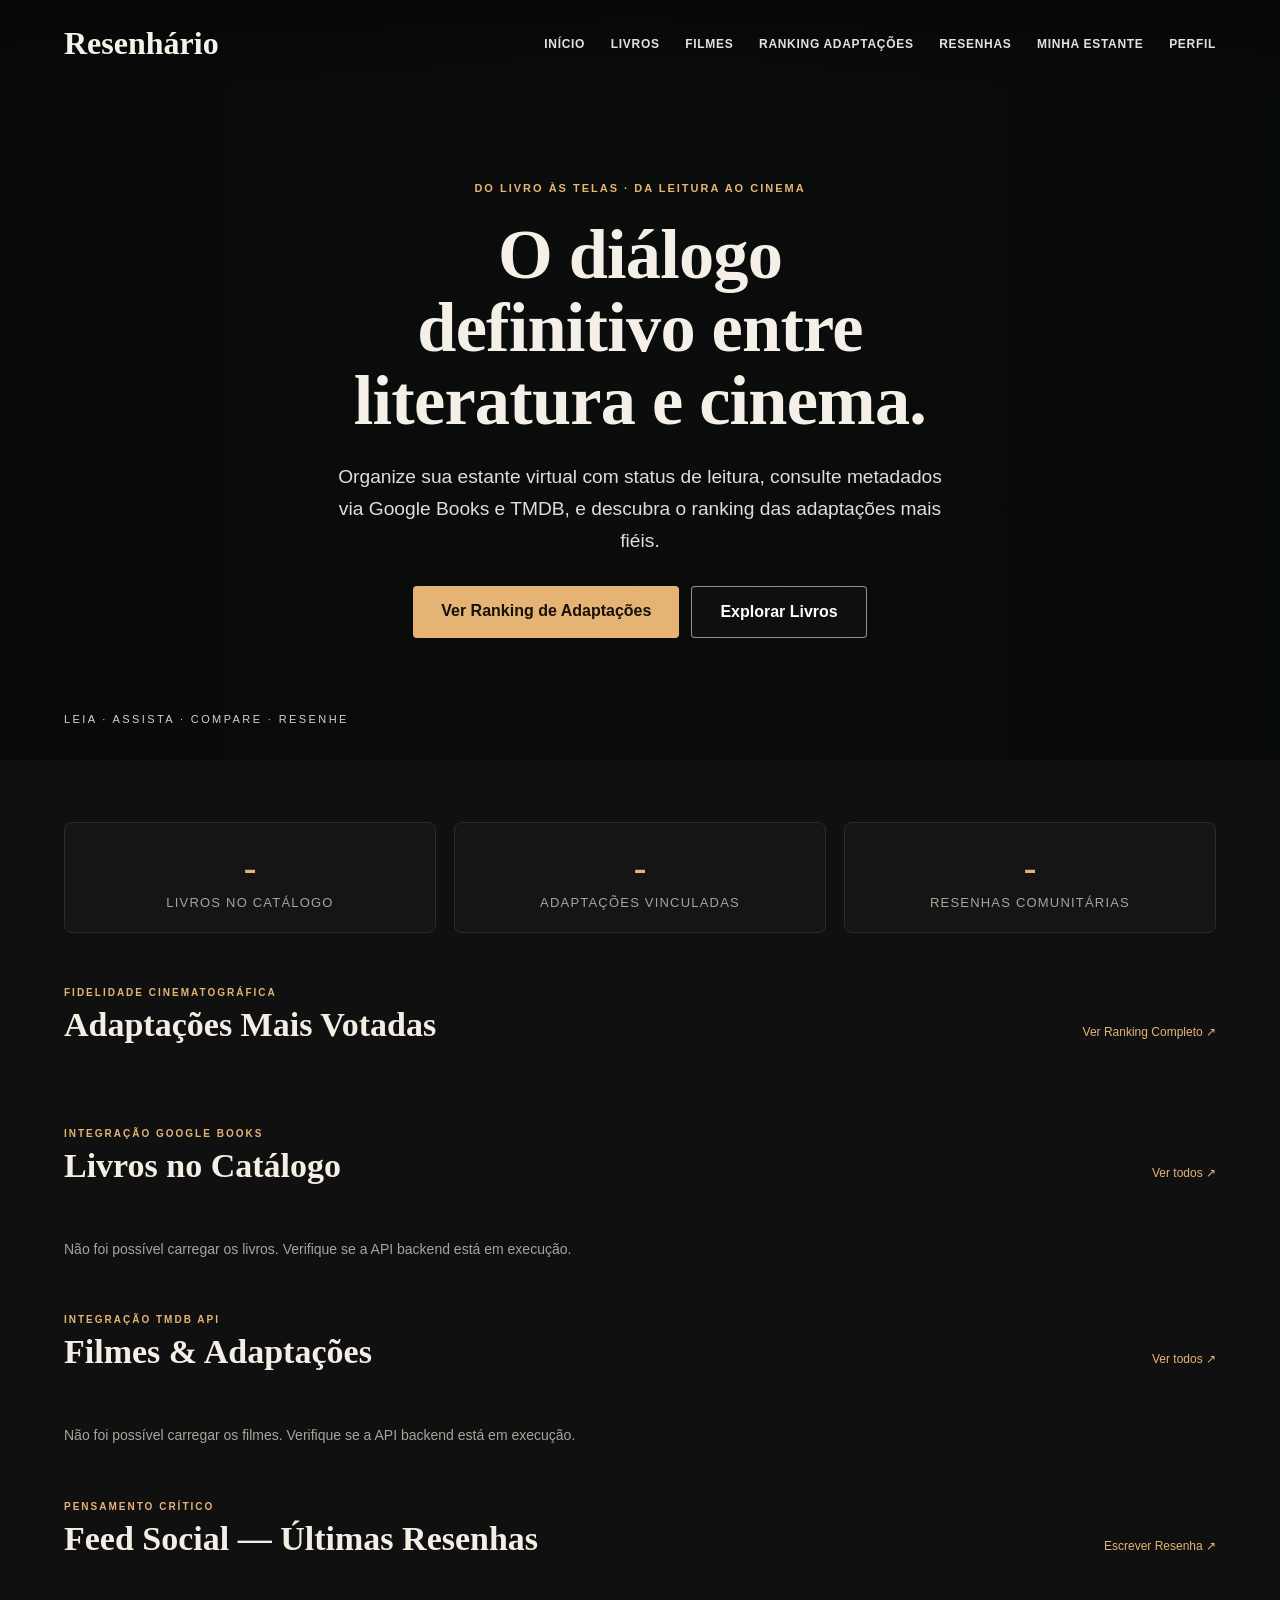
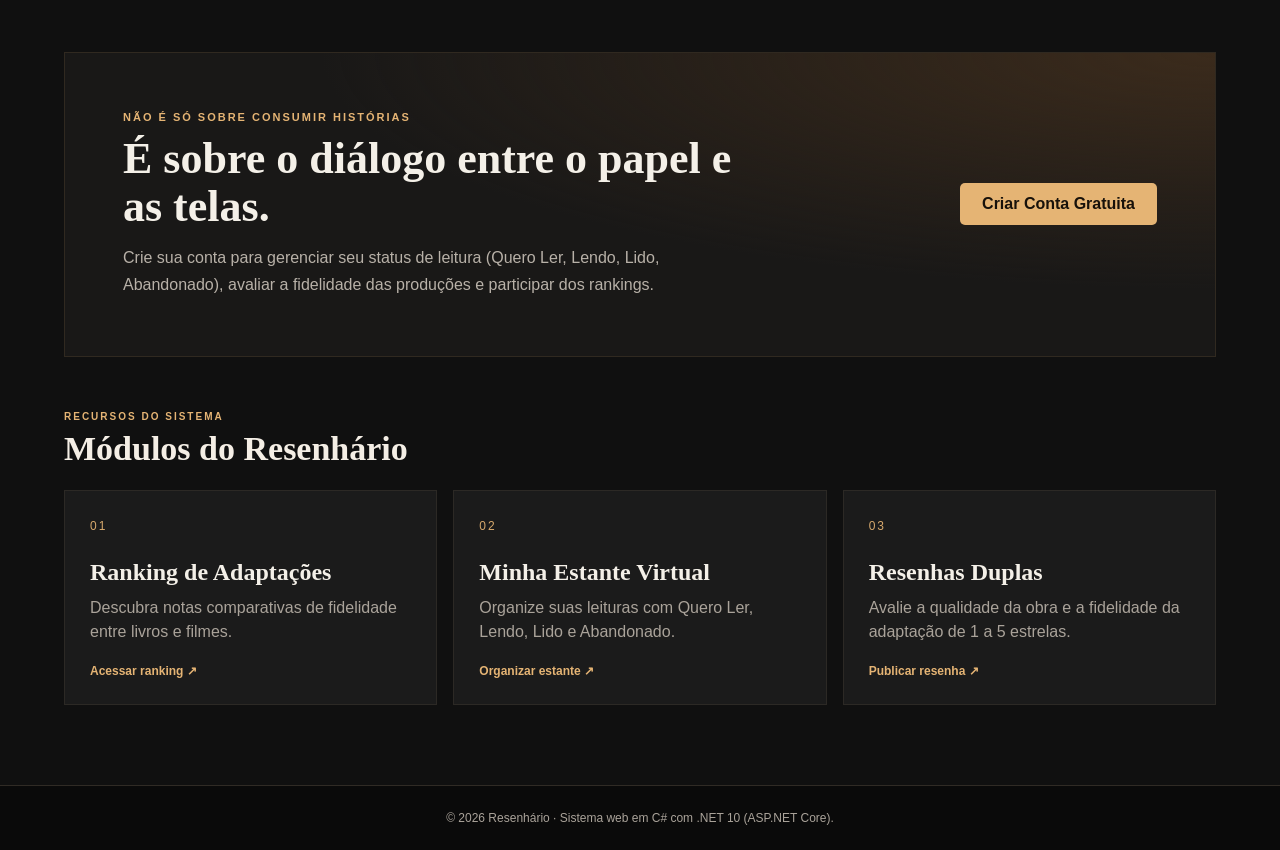
<file: RESENHARIO/frontend/index.html>
<!DOCTYPE html>
<html lang="pt-BR">
<head>
    <meta charset="UTF-8">
    <meta name="viewport" content="width=device-width, initial-scale=1.0">
    <title>Resenhário — Catálogo Literário & Adaptações Cinematográficas</title>
    <link rel="stylesheet" href="css/style.css">
</head>
<body>
    <header class="topo topo-home">
        <a class="marca" href="index.html">Resenhário</a>
        <nav>
            <a href="index.html">Início</a>
            <a href="paginas/livros.html">Livros</a>
            <a href="paginas/filmes.html">Filmes</a>
            <a href="paginas/ranking.html">Ranking Adaptações</a>
            <a href="paginas/reviews.html">Resenhas</a>
            <a href="paginas/estante.html">Minha estante</a>
            <a href="paginas/login.html">Perfil</a>
        </nav>
    </header>

    <main class="home">
        <!-- Hero Section -->
        <section class="hero-cinema">
            <div class="hero-conteudo">
                <p class="sobretitulo">DO LIVRO ÀS TELAS · DA LEITURA AO CINEMA</p>
                <h1>O diálogo definitivo entre literatura e cinema.</h1>
                <p>Organize sua estante virtual com status de leitura, consulte metadados via Google Books e TMDB, e descubra o ranking das adaptações mais fiéis.</p>
                <div class="hero-acoes">
                    <a class="botao" href="paginas/ranking.html">Ver Ranking de Adaptações</a>
                    <a class="botao botao-secundario" href="paginas/livros.html">Explorar Livros</a>
                </div>
            </div>
            <span class="hero-etiqueta">LEIA · ASSISTA · COMPARE · RESENHE</span>
        </section>

        <div class="home-conteudo">
            <!-- Estatísticas da Plataforma (Feed Social) -->
            <section class="secao">
                <div class="feed-estatisticas">
                    <div class="estatistica-item">
                        <div class="estatistica-numero" id="stat-livros">-</div>
                        <div class="estatistica-rotulo">Livros no Catálogo</div>
                    </div>
                    <div class="estatistica-item">
                        <div class="estatistica-numero" id="stat-adaptacoes">-</div>
                        <div class="estatistica-rotulo">Adaptações Vinculadas</div>
                    </div>
                    <div class="estatistica-item">
                        <div class="estatistica-numero" id="stat-reviews">-</div>
                        <div class="estatistica-rotulo">Resenhas Comunitárias</div>
                    </div>
                </div>
            </section>

            <!-- Ranking Destaque de Adaptações -->
            <section class="secao">
                <div class="titulo-secao">
                    <div>
                        <p class="sobretitulo">FIDELIDADE CINEMATOGRÁFICA</p>
                        <h2>Adaptações Mais Votadas</h2>
                    </div>
                    <a href="paginas/ranking.html">Ver Ranking Completo ↗</a>
                </div>
                <div id="inicio-ranking" class="grade-ranking"></div>
                <p id="inicio-mensagem-ranking" class="mensagem" aria-live="polite"></p>
            </section>

            <!-- Carrossel de Livros -->
            <section class="secao secao-carrossel">
                <div class="titulo-secao">
                    <div>
                        <p class="sobretitulo">INTEGRAÇÃO GOOGLE BOOKS</p>
                        <h2>Livros no Catálogo</h2>
                    </div>
                    <a href="paginas/livros.html">Ver todos ↗</a>
                </div>
                <div id="inicio-livros" class="grade-capas faixa-capas"></div>
                <p id="inicio-mensagem-livros" class="mensagem" aria-live="polite"></p>
            </section>

            <!-- Carrossel de Filmes -->
            <section class="secao secao-carrossel">
                <div class="titulo-secao">
                    <div>
                        <p class="sobretitulo">INTEGRAÇÃO TMDB API</p>
                        <h2>Filmes & Adaptações</h2>
                    </div>
                    <a href="paginas/filmes.html">Ver todos ↗</a>
                </div>
                <div id="inicio-filmes" class="grade-capas faixa-capas"></div>
                <p id="inicio-mensagem-filmes" class="mensagem" aria-live="polite"></p>
            </section>

            <!-- Feed Comunitário: Últimas Resenhas -->
            <section class="secao">
                <div class="titulo-secao">
                    <div>
                        <p class="sobretitulo">PENSAMENTO CRÍTICO</p>
                        <h2>Feed Social — Últimas Resenhas</h2>
                    </div>
                    <a href="paginas/reviews.html">Escrever Resenha ↗</a>
                </div>
                <div id="inicio-feed-reviews" class="lista-reviews"></div>
                <p id="inicio-mensagem-reviews" class="mensagem" aria-live="polite"></p>
            </section>

            <!-- Convite para Comunidade -->
            <section class="convite-comunidade">
                <div>
                    <p class="sobretitulo">NÃO É SÓ SOBRE CONSUMIR HISTÓRIAS</p>
                    <h2>É sobre o diálogo entre o papel e as telas.</h2>
                    <p>Crie sua conta para gerenciar seu status de leitura (Quero Ler, Lendo, Lido, Abandonado), avaliar a fidelidade das produções e participar dos rankings.</p>
                </div>
                <a class="botao" href="paginas/login.html">Criar Conta Gratuita</a>
            </section>

            <!-- Atalhos de Navegação -->
            <section class="secao bloco-final">
                <div class="titulo-secao">
                    <div>
                        <p class="sobretitulo">RECURSOS DO SISTEMA</p>
                        <h2>Módulos do Resenhário</h2>
                    </div>
                </div>
                <div class="atalhos-home">
                    <a href="paginas/ranking.html">
                        <span>01</span>
                        <h3>Ranking de Adaptações</h3>
                        <p>Descubra notas comparativas de fidelidade entre livros e filmes.</p>
                        <b>Acessar ranking ↗</b>
                    </a>
                    <a href="paginas/estante.html">
                        <span>02</span>
                        <h3>Minha Estante Virtual</h3>
                        <p>Organize suas leituras com Quero Ler, Lendo, Lido e Abandonado.</p>
                        <b>Organizar estante ↗</b>
                    </a>
                    <a href="paginas/reviews.html">
                        <span>03</span>
                        <h3>Resenhas Duplas</h3>
                        <p>Avalie a qualidade da obra e a fidelidade da adaptação de 1 a 5 estrelas.</p>
                        <b>Publicar resenha ↗</b>
                    </a>
                </div>
            </section>
        </div>
    </main>
    <footer>© 2026 Resenhário · Sistema web em C# com .NET 10 (ASP.NET Core).</footer>
    <script src="js/script.js"></script>
</body>
</html>
</file>
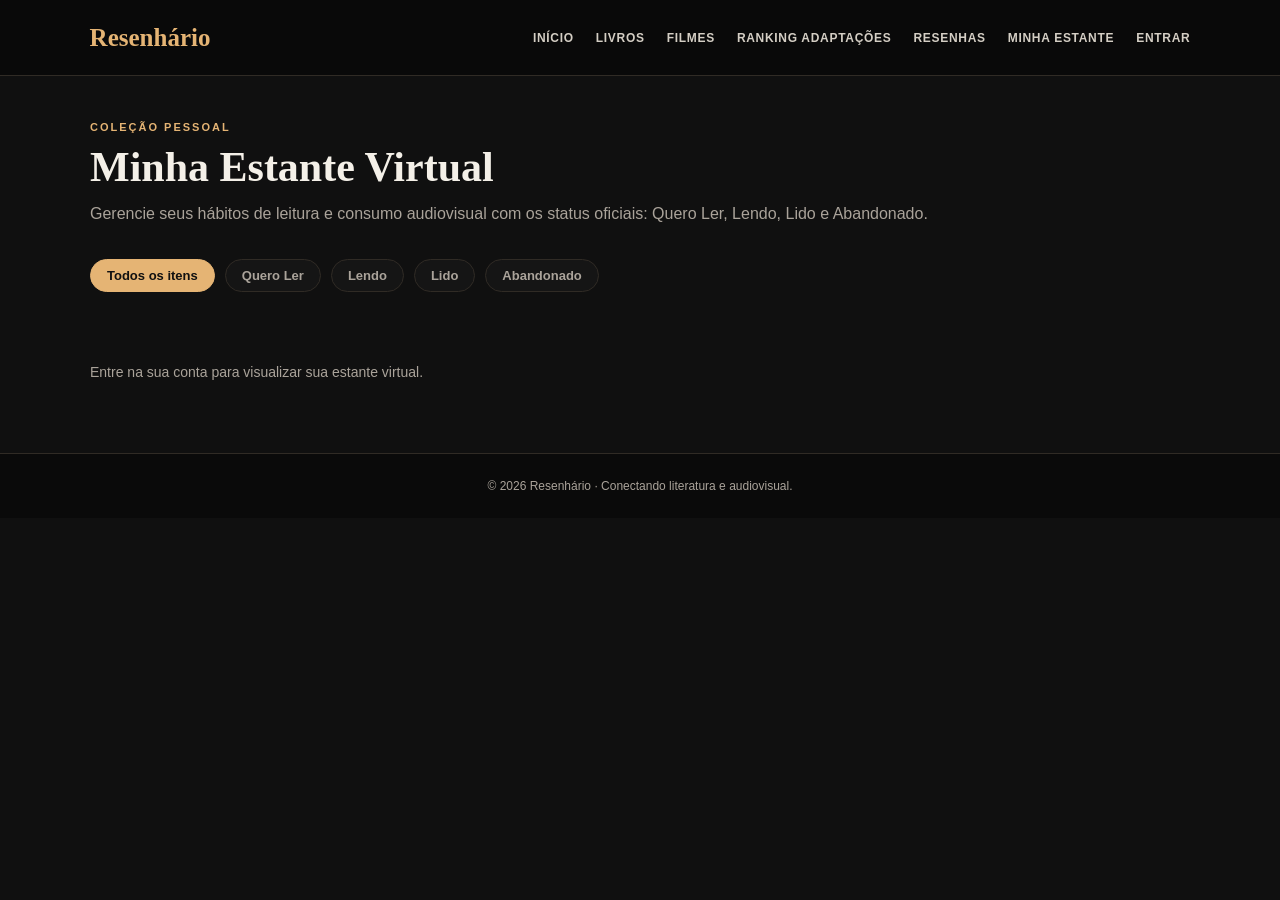
<file: RESENHARIO/frontend/paginas/estante.html>
<!DOCTYPE html>
<html lang="pt-BR">
<head>
    <meta charset="UTF-8">
    <meta name="viewport" content="width=device-width, initial-scale=1.0">
    <title>Minha Estante - Resenhário</title>
    <link rel="stylesheet" href="../css/style.css">
</head>
<body>
    <header class="topo">
        <a class="marca" href="../index.html">Resenhário</a>
        <nav>
            <a href="../index.html">Início</a>
            <a href="livros.html">Livros</a>
            <a href="filmes.html">Filmes</a>
            <a href="ranking.html">Ranking Adaptações</a>
            <a href="reviews.html">Resenhas</a>
            <a href="estante.html">Minha estante</a>
            <a href="login.html">Entrar</a>
        </nav>
    </header>

    <main class="pagina">
        <section class="cabecalho-pagina">
            <p class="sobretitulo">COLEÇÃO PESSOAL</p>
            <h1>Minha Estante Virtual</h1>
            <p>Gerencie seus hábitos de leitura e consumo audiovisual com os status oficiais: Quero Ler, Lendo, Lido e Abandonado.</p>
        </section>

        <!-- Filtros Rápidos por Status -->
        <div class="seletor-status-filtro" id="filtros-estante">
            <button class="filtro-btn ativo" data-status="">Todos os itens</button>
            <button class="filtro-btn" data-status="Quero Ler">Quero Ler</button>
            <button class="filtro-btn" data-status="Lendo">Lendo</button>
            <button class="filtro-btn" data-status="Lido">Lido</button>
            <button class="filtro-btn" data-status="Abandonado">Abandonado</button>
        </div>

        <section class="secao">
            <div id="itens-estante" class="grade-capas"></div>
            <p id="mensagem-estante" class="mensagem" aria-live="polite"></p>
        </section>
    </main>

    <footer>© 2026 Resenhário · Conectando literatura e audiovisual.</footer>
    <script src="../js/script.js"></script>
</body>
</html>
</file>
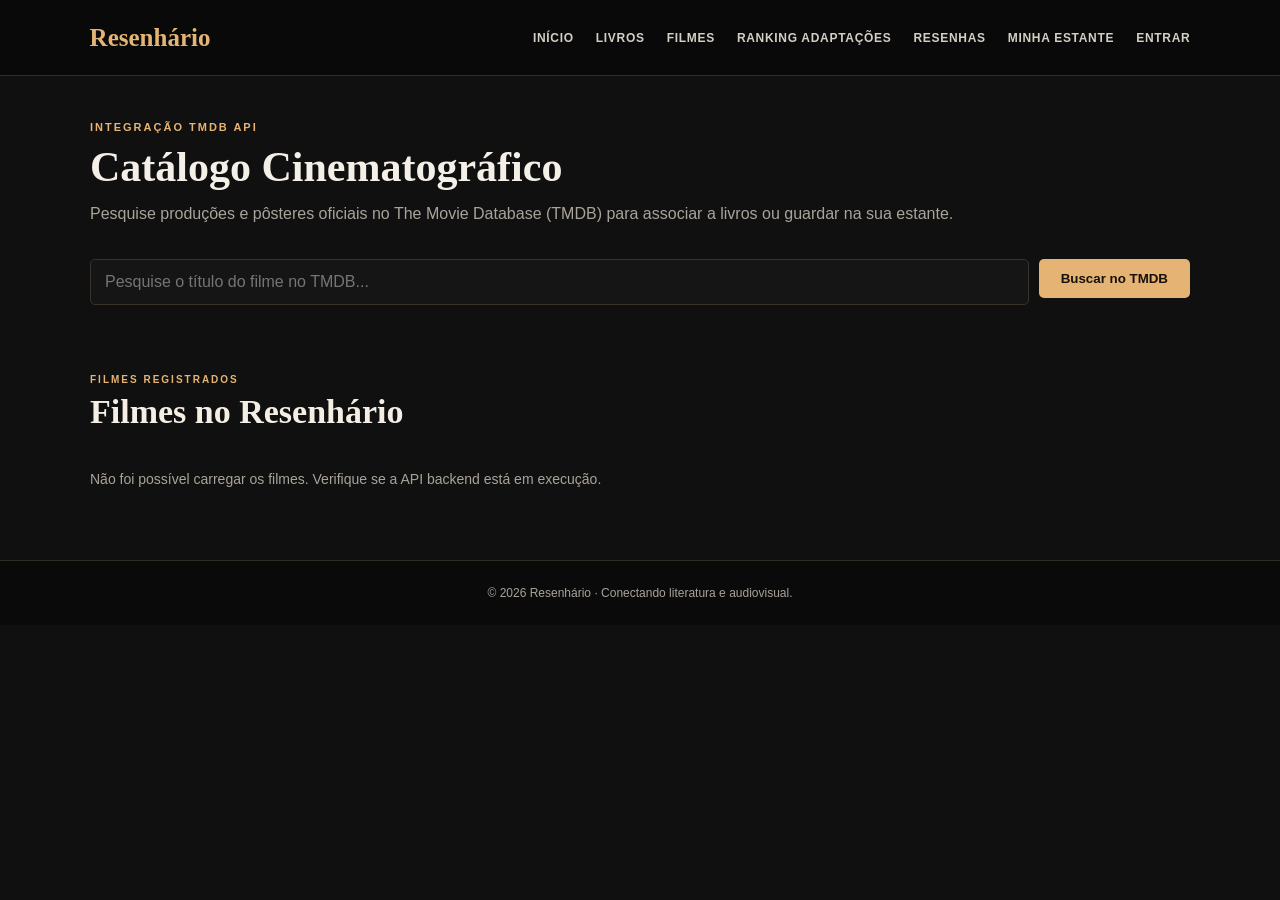
<file: RESENHARIO/frontend/paginas/filmes.html>
<!DOCTYPE html>
<html lang="pt-BR">
<head>
    <meta charset="UTF-8">
    <meta name="viewport" content="width=device-width, initial-scale=1.0">
    <title>Filmes - Resenhário</title>
    <link rel="stylesheet" href="../css/style.css">
</head>
<body>
    <header class="topo">
        <a class="marca" href="../index.html">Resenhário</a>
        <nav>
            <a href="../index.html">Início</a>
            <a href="livros.html">Livros</a>
            <a href="filmes.html">Filmes</a>
            <a href="ranking.html">Ranking Adaptações</a>
            <a href="reviews.html">Resenhas</a>
            <a href="estante.html">Minha estante</a>
            <a href="login.html">Entrar</a>
        </nav>
    </header>

    <main class="pagina">
        <section class="cabecalho-pagina">
            <p class="sobretitulo">INTEGRAÇÃO TMDB API</p>
            <h1>Catálogo Cinematográfico</h1>
            <p>Pesquise produções e pôsteres oficiais no The Movie Database (TMDB) para associar a livros ou guardar na sua estante.</p>
        </section>

        <section class="busca">
            <form id="form-busca-filmes">
                <input
                    type="search"
                    id="termo-filme"
                    placeholder="Pesquise o título do filme no TMDB..."
                    required
                >
                <button type="submit">Buscar no TMDB</button>
            </form>
            <p id="mensagem-busca-filmes" class="mensagem" aria-live="polite"></p>
            <div id="resultados-filmes" class="grade-capas"></div>
        </section>

        <section class="secao">
            <div class="titulo-secao">
                <div>
                    <p class="sobretitulo">FILMES REGISTRADOS</p>
                    <h2>Filmes no Resenhário</h2>
                </div>
            </div>
            <div id="lista-filmes" class="grade-capas"></div>
            <p id="mensagem-filmes" class="mensagem" aria-live="polite"></p>
        </section>
    </main>

    <footer>© 2026 Resenhário · Conectando literatura e audiovisual.</footer>
    <script src="../js/script.js"></script>
</body>
</html>
</file>
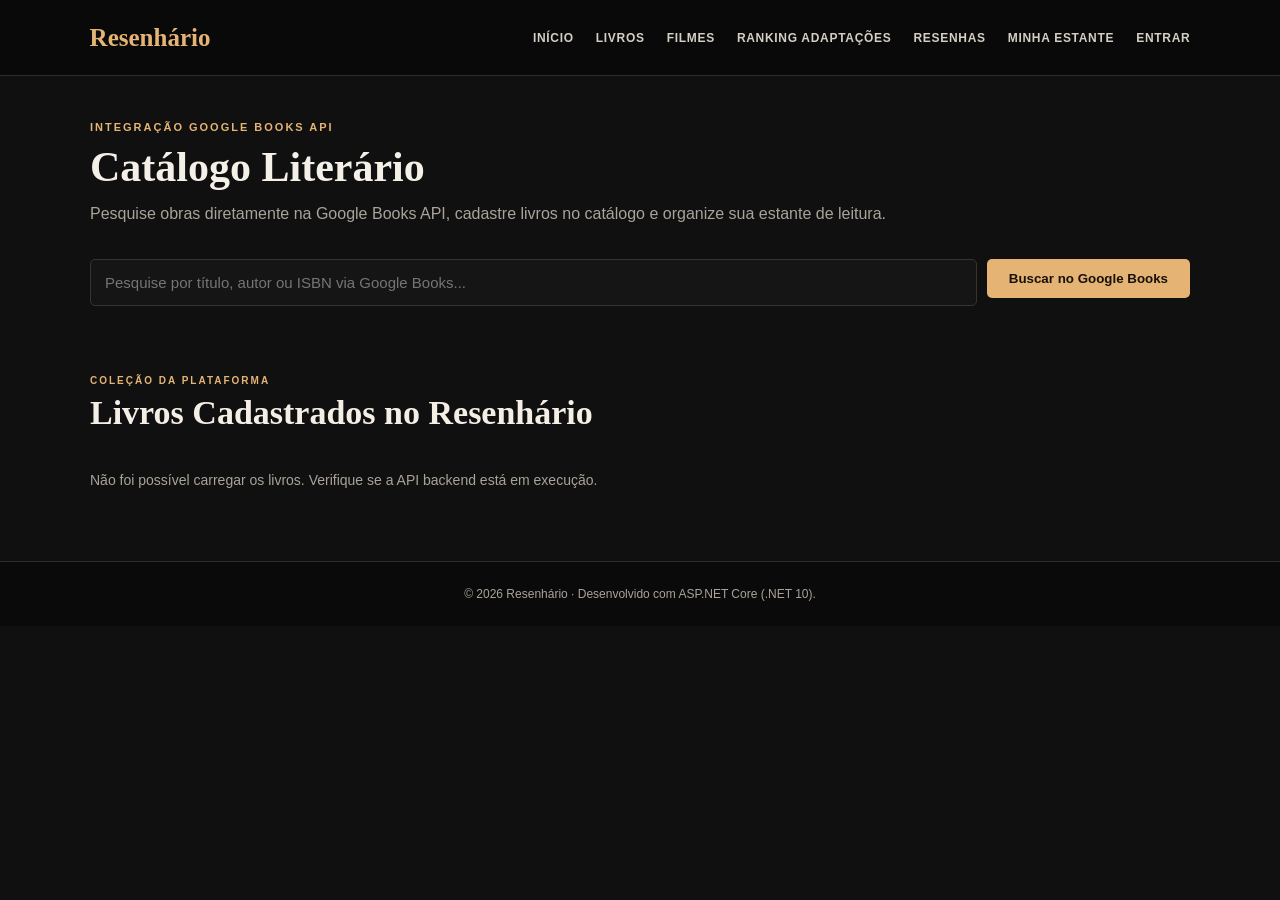
<file: RESENHARIO/frontend/paginas/livros.html>
<!DOCTYPE html>
<html lang="pt-BR">
<head>
    <meta charset="UTF-8">
    <meta name="viewport" content="width=device-width, initial-scale=1.0">
    <title>Livros - Resenhário</title>
    <link rel="stylesheet" href="../css/style.css">
</head>
<body>
    <header class="topo">
        <a class="marca" href="../index.html">Resenhário</a>
        <nav>
            <a href="../index.html">Início</a>
            <a href="livros.html">Livros</a>
            <a href="filmes.html">Filmes</a>
            <a href="ranking.html">Ranking Adaptações</a>
            <a href="reviews.html">Resenhas</a>
            <a href="estante.html">Minha estante</a>
            <a href="login.html">Entrar</a>
        </nav>
    </header>

    <main class="pagina">
        <section class="cabecalho-pagina">
            <p class="sobretitulo">INTEGRAÇÃO GOOGLE BOOKS API</p>
            <h1>Catálogo Literário</h1>
            <p>Pesquise obras diretamente na Google Books API, cadastre livros no catálogo e organize sua estante de leitura.</p>
        </section>

        <section class="busca">
            <form id="form-busca-livros">
                <input id="termo-livro" type="search"
                       placeholder="Pesquise por título, autor ou ISBN via Google Books..."
                       required>
                <button type="submit">Buscar no Google Books</button>
            </form>
            <p id="mensagem-busca" class="mensagem" aria-live="polite"></p>
            <div id="resultados-busca" class="grade-capas"></div>
        </section>

        <section class="secao">
            <div class="titulo-secao">
                <div>
                    <p class="sobretitulo">COLEÇÃO DA PLATAFORMA</p>
                    <h2>Livros Cadastrados no Resenhário</h2>
                </div>
            </div>
            <div id="lista-livros" class="grade-capas"></div>
            <p id="mensagem-catalogo" class="mensagem" aria-live="polite"></p>
        </section>
    </main>

    <footer>© 2026 Resenhário · Desenvolvido com ASP.NET Core (.NET 10).</footer>
    <script src="../js/script.js"></script>
</body>
</html>
</file>
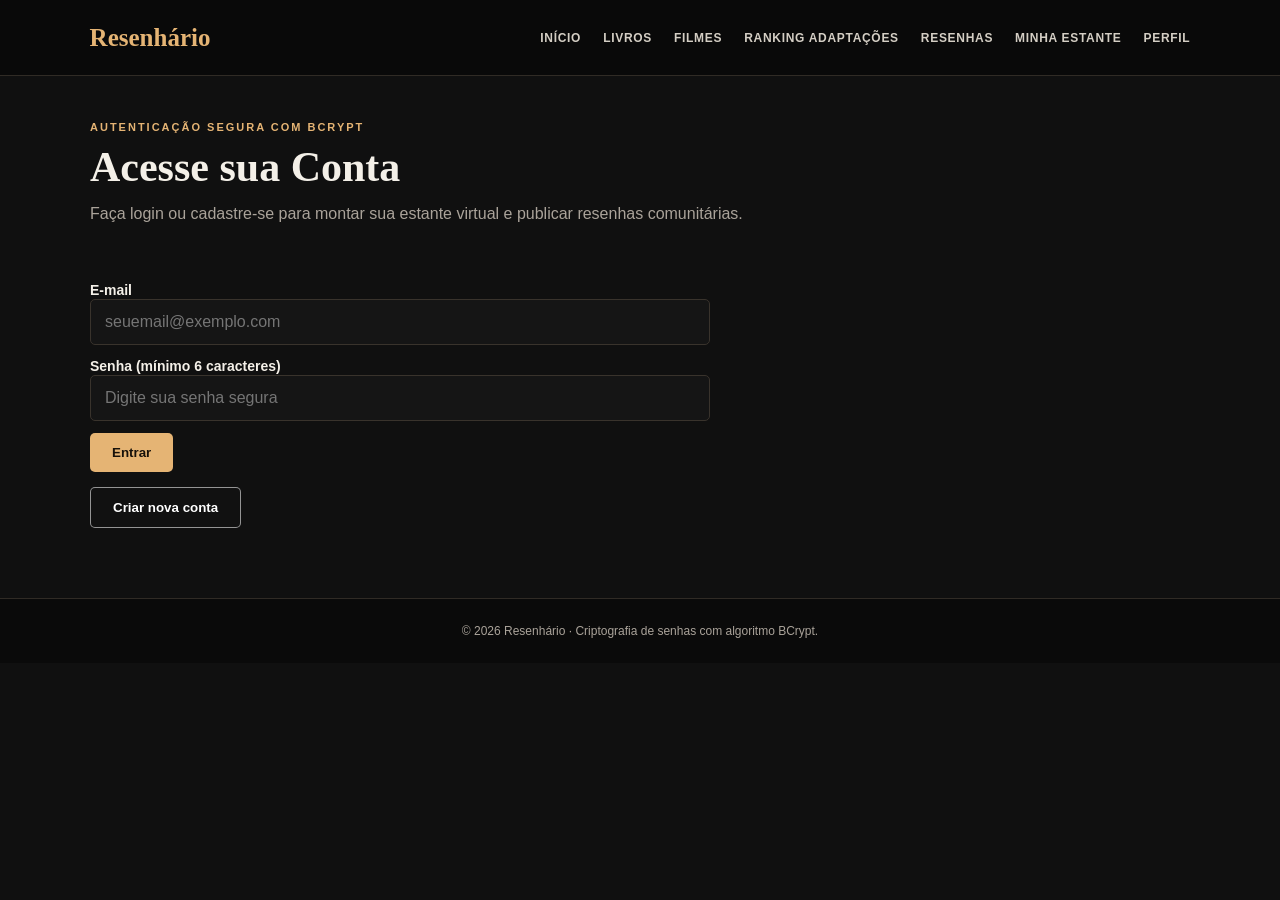
<file: RESENHARIO/frontend/paginas/login.html>
<!DOCTYPE html>
<html lang="pt-BR">
<head>
    <meta charset="UTF-8">
    <meta name="viewport" content="width=device-width, initial-scale=1.0">
    <title>Entrar - Resenhário</title>
    <link rel="stylesheet" href="../css/style.css">
</head>
<body>
    <header class="topo">
        <a class="marca" href="../index.html">Resenhário</a>
        <nav>
            <a href="../index.html">Início</a>
            <a href="livros.html">Livros</a>
            <a href="filmes.html">Filmes</a>
            <a href="ranking.html">Ranking Adaptações</a>
            <a href="reviews.html">Resenhas</a>
            <a href="estante.html">Minha estante</a>
            <a href="login.html">Perfil</a>
        </nav>
    </header>

    <main class="pagina">
        <section class="cabecalho-pagina">
            <p class="sobretitulo">AUTENTICAÇÃO SEGURA COM BCRYPT</p>
            <h1>Acesse sua Conta</h1>
            <p>Faça login ou cadastre-se para montar sua estante virtual e publicar resenhas comunitárias.</p>
        </section>

        <section class="secao login">
            <form id="form-login">
                <div id="campos-cadastro" hidden>
                    <label for="nome">Nome Completo</label>
                    <input id="nome" type="text" autocomplete="name" placeholder="Digite seu nome completo">
                </div>
                <div>
                    <label for="email">E-mail</label>
                    <input id="email" type="email" required autocomplete="email" placeholder="seuemail@exemplo.com">
                </div>
                <div>
                    <label for="senha">Senha (mínimo 6 caracteres)</label>
                    <input id="senha" type="password" required minlength="6" autocomplete="current-password" placeholder="Digite sua senha segura">
                </div>
                <button type="submit">Entrar</button>
            </form>

            <p id="mensagem-login" class="mensagem" aria-live="polite"></p>
            <div style="margin-top: 15px; display: flex; gap: 10px;">
                <button id="alternar-cadastro" type="button" class="botao-secundario">Criar conta</button>
                <button id="sair-conta" type="button" class="botao-secundario" hidden>Sair da conta</button>
            </div>
        </section>
    </main>

    <footer>© 2026 Resenhário · Criptografia de senhas com algoritmo BCrypt.</footer>
    <script src="../js/script.js"></script>
</body>
</html>
</file>
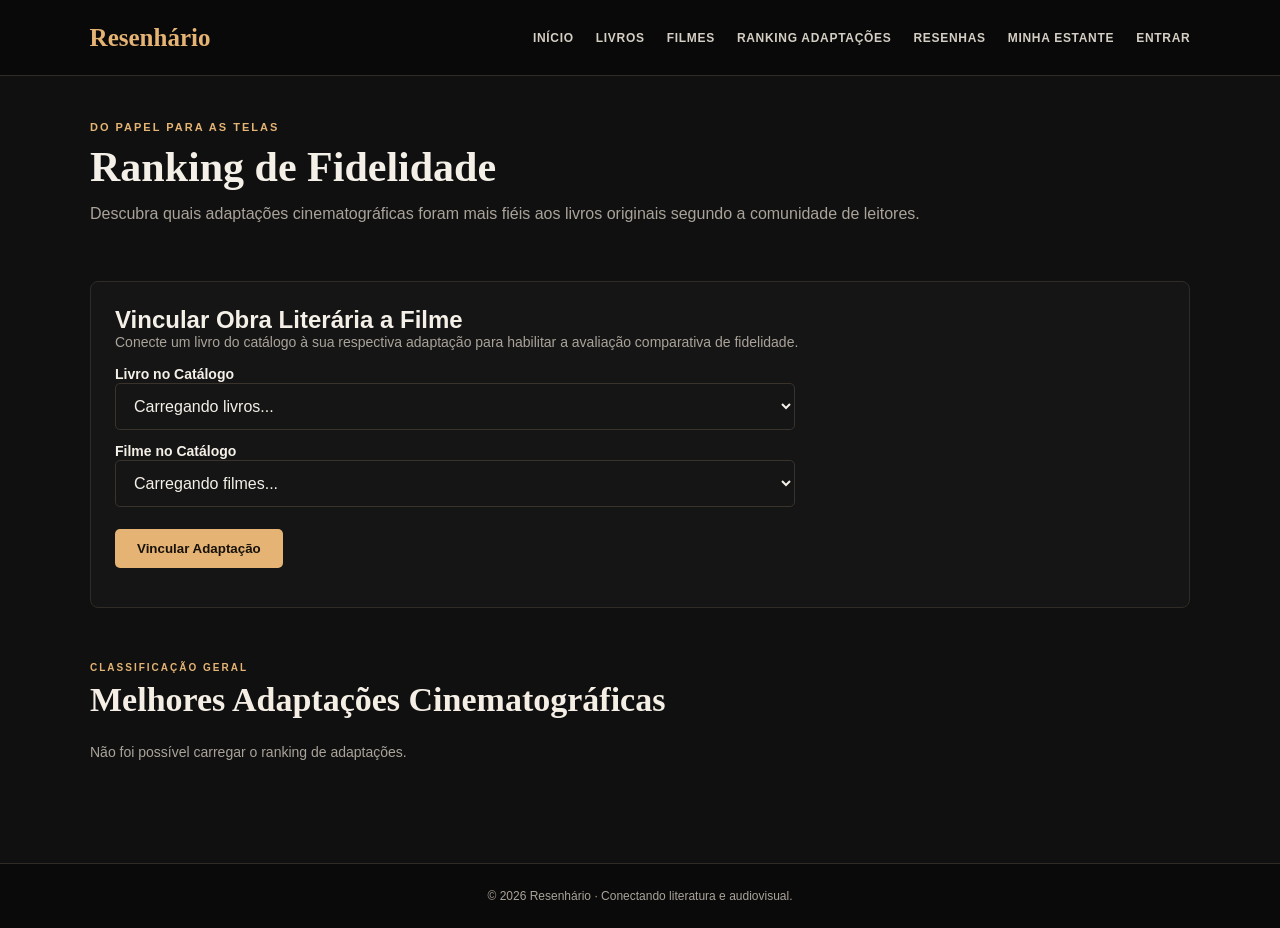
<file: RESENHARIO/frontend/paginas/ranking.html>
<!DOCTYPE html>
<html lang="pt-BR">
<head>
    <meta charset="UTF-8">
    <meta name="viewport" content="width=device-width, initial-scale=1.0">
    <title>Ranking de Adaptações - Resenhário</title>
    <link rel="stylesheet" href="../css/style.css">
</head>
<body>
    <header class="topo">
        <a class="marca" href="../index.html">Resenhário</a>
        <nav>
            <a href="../index.html">Início</a>
            <a href="livros.html">Livros</a>
            <a href="filmes.html">Filmes</a>
            <a href="ranking.html">Ranking Adaptações</a>
            <a href="reviews.html">Resenhas</a>
            <a href="estante.html">Minha estante</a>
            <a href="login.html">Entrar</a>
        </nav>
    </header>

    <main class="pagina">
        <section class="cabecalho-pagina">
            <p class="sobretitulo">DO PAPEL PARA AS TELAS</p>
            <h1>Ranking de Fidelidade</h1>
            <p>Descubra quais adaptações cinematográficas foram mais fiéis aos livros originais segundo a comunidade de leitores.</p>
        </section>

        <!-- Formulário para criar vínculo entre livro e filme (Módulo Multimídia) -->
        <section class="secao form-dupla-avaliacao">
            <h2>Vincular Obra Literária a Filme</h2>
            <p style="color: var(--suave); margin-bottom: 15px; font-size: 14px;">
                Conecte um livro do catálogo à sua respectiva adaptação para habilitar a avaliação comparativa de fidelidade.
            </p>
            <form id="form-vincular-adaptacao" style="display: flex; gap: 12px; flex-wrap: wrap;">
                <div style="flex: 1; min-width: 220px;">
                    <label for="select-vinculo-livro">Livro no Catálogo</label>
                    <select id="select-vinculo-livro" required>
                        <option value="">Carregando livros...</option>
                    </select>
                </div>
                <div style="flex: 1; min-width: 220px;">
                    <label for="select-vinculo-filme">Filme no Catálogo</label>
                    <select id="select-vinculo-filme" required>
                        <option value="">Carregando filmes...</option>
                    </select>
                </div>
                <div style="align-self: flex-end; width: 100%; margin-top: 10px;">
                    <button type="submit">Vincular Adaptação</button>
                </div>
            </form>
            <p id="mensagem-vinculo" class="mensagem" aria-live="polite"></p>
        </section>

        <!-- Lista de Melhores Adaptações Ordenada por Fidelidade -->
        <section class="secao">
            <div class="titulo-secao">
                <div>
                    <p class="sobretitulo">CLASSIFICAÇÃO GERAL</p>
                    <h2>Melhores Adaptações Cinematográficas</h2>
                </div>
            </div>

            <p id="mensagem-ranking" class="mensagem" aria-live="polite">Carregando ranking...</p>
            <div id="lista-ranking" class="grade-ranking"></div>
        </section>
    </main>

    <footer>© 2026 Resenhário · Conectando literatura e audiovisual.</footer>
    <script src="../js/script.js"></script>
</body>
</html>
</file>
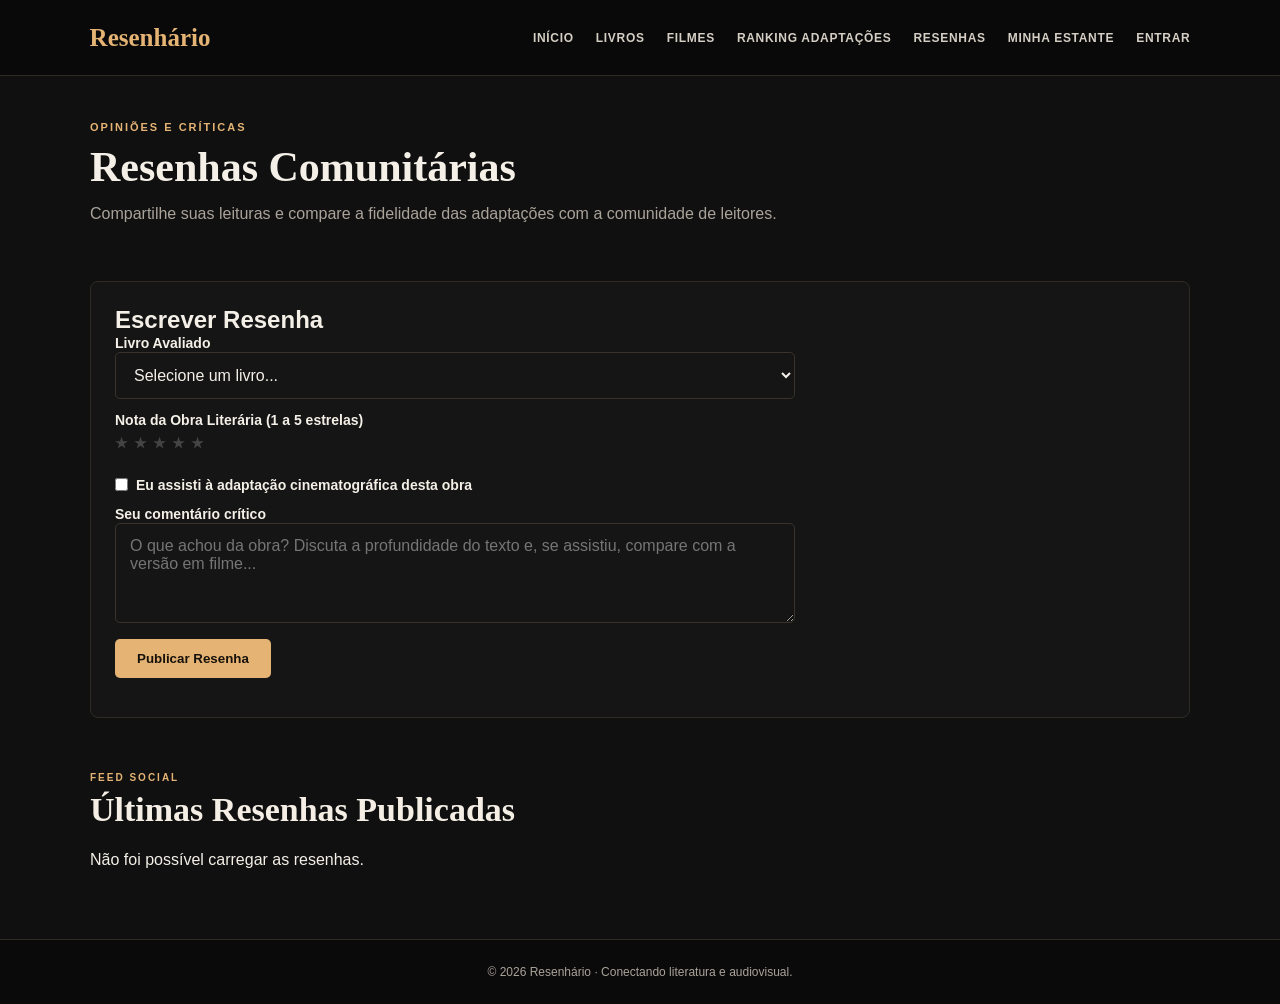
<file: RESENHARIO/frontend/paginas/reviews.html>
<!DOCTYPE html>
<html lang="pt-BR">

<head>
    <meta charset="UTF-8">
    <meta name="viewport" content="width=device-width, initial-scale=1.0">
    <title>Resenhas da Comunidade - Resenhário</title>
    <link rel="stylesheet" href="../css/style.css">
</head>

<body>
    <header class="topo">
        <a class="marca" href="../index.html">Resenhário</a>
        <nav>
            <a href="../index.html">Início</a>
            <a href="livros.html">Livros</a>
            <a href="filmes.html">Filmes</a>
            <a href="ranking.html">Ranking Adaptações</a>
            <a href="reviews.html">Resenhas</a>
            <a href="estante.html">Minha estante</a>
            <a href="login.html">Entrar</a>
        </nav>
    </header>

    <main class="pagina">
        <section class="cabecalho-pagina">
            <p class="sobretitulo">OPINIÕES E CRÍTICAS</p>
            <h1>Resenhas Comunitárias</h1>
            <p>Compartilhe suas leituras e compare a fidelidade das adaptações com a comunidade de leitores.</p>
        </section>

        <!-- Formulário de Publicação com Avaliação Dupla (Livro 1 a 5 + Fidelidade 1 a 5) -->
        <section class="secao form-dupla-avaliacao">
            <h2>Escrever Resenha</h2>
            <form id="form-review">
                <div>
                    <label for="review-livro">Livro Avaliado</label>
                    <select id="review-livro" required>
                        <option value="">Selecione um livro...</option>
                    </select>
                </div>

                <div>
                    <label>Nota da Obra Literária (1 a 5 estrelas)</label>
                    <div class="estrelas-seletor" id="estrelas-livro">
                        <input type="radio" id="estrela5" name="notaLivro" value="5" required><label for="estrela5"
                            title="5 estrelas">★</label>
                        <input type="radio" id="estrela4" name="notaLivro" value="4"><label for="estrela4"
                            title="4 estrelas">★</label>
                        <input type="radio" id="estrela3" name="notaLivro" value="3"><label for="estrela3"
                            title="3 estrelas">★</label>
                        <input type="radio" id="estrela2" name="notaLivro" value="2"><label for="estrela2"
                            title="2 estrelas">★</label>
                        <input type="radio" id="estrela1" name="notaLivro" value="1"><label for="estrela1"
                            title="1 estrela">★</label>
                    </div>
                </div>

                <div>
                    <label style="display: flex; align-items: center; gap: 8px; cursor: pointer;">
                        <input type="checkbox" id="check-assistiu-filme" style="width: auto;">
                        <span>Eu assisti à adaptação cinematográfica desta obra</span>
                    </label>
                </div>

                <div id="bloco-fidelidade" class="painel-fidelidade-opcional" hidden>
                    <label for="review-adaptacao">Adaptação Cinematográfica</label>
                    <select id="review-adaptacao">
                        <option value="">Selecione o vínculo com o filme...</option>
                    </select>

                    <label style="margin-top: 14px; display: block;">Nota de Fidelidade Filme vs Livro (1 a 5
                        estrelas)</label>
                    <div class="estrelas-seletor" id="estrelas-fidelidade">
                        <input type="radio" id="fid5" name="notaFidelidade" value="5"><label for="fid5"
                            title="5 estrelas - Extremamente Fiel">★</label>
                        <input type="radio" id="fid4" name="notaFidelidade" value="4"><label for="fid4"
                            title="4 estrelas - Muito Fiel">★</label>
                        <input type="radio" id="fid3" name="notaFidelidade" value="3"><label for="fid3"
                            title="3 estrelas - Fiel em partes">★</label>
                        <input type="radio" id="fid2" name="notaFidelidade" value="2"><label for="fid2"
                            title="2 estrelas - Pouco Fiel">★</label>
                        <input type="radio" id="fid1" name="notaFidelidade" value="1"><label for="fid1"
                            title="1 estrela - Totalmente Descaracterizado">★</label>
                    </div>
                </div>

                <div>
                    <label for="review-comentario">Seu comentário crítico</label>
                    <textarea id="review-comentario" rows="4" required
                        placeholder="O que achou da obra? Discuta a profundidade do texto e, se assistiu, compare com a versão em filme..."></textarea>
                </div>

                <button type="submit">Publicar Resenha</button>
            </form>
            <p id="mensagem-reviews" class="mensagem" aria-live="polite"></p>
        </section>

        <!-- Feed Comunitário de Resenhas -->
        <section class="secao">
            <div class="titulo-secao">
                <div>
                    <p class="sobretitulo">FEED SOCIAL</p>
                    <h2>Últimas Resenhas Publicadas</h2>
                </div>
            </div>
            <div id="lista-reviews" class="lista-reviews"></div>
        </section>
    </main>

    <footer>© 2026 Resenhário · Conectando literatura e audiovisual.</footer>
    <script src="../js/script.js"></script>
</body>

</html>
</file>
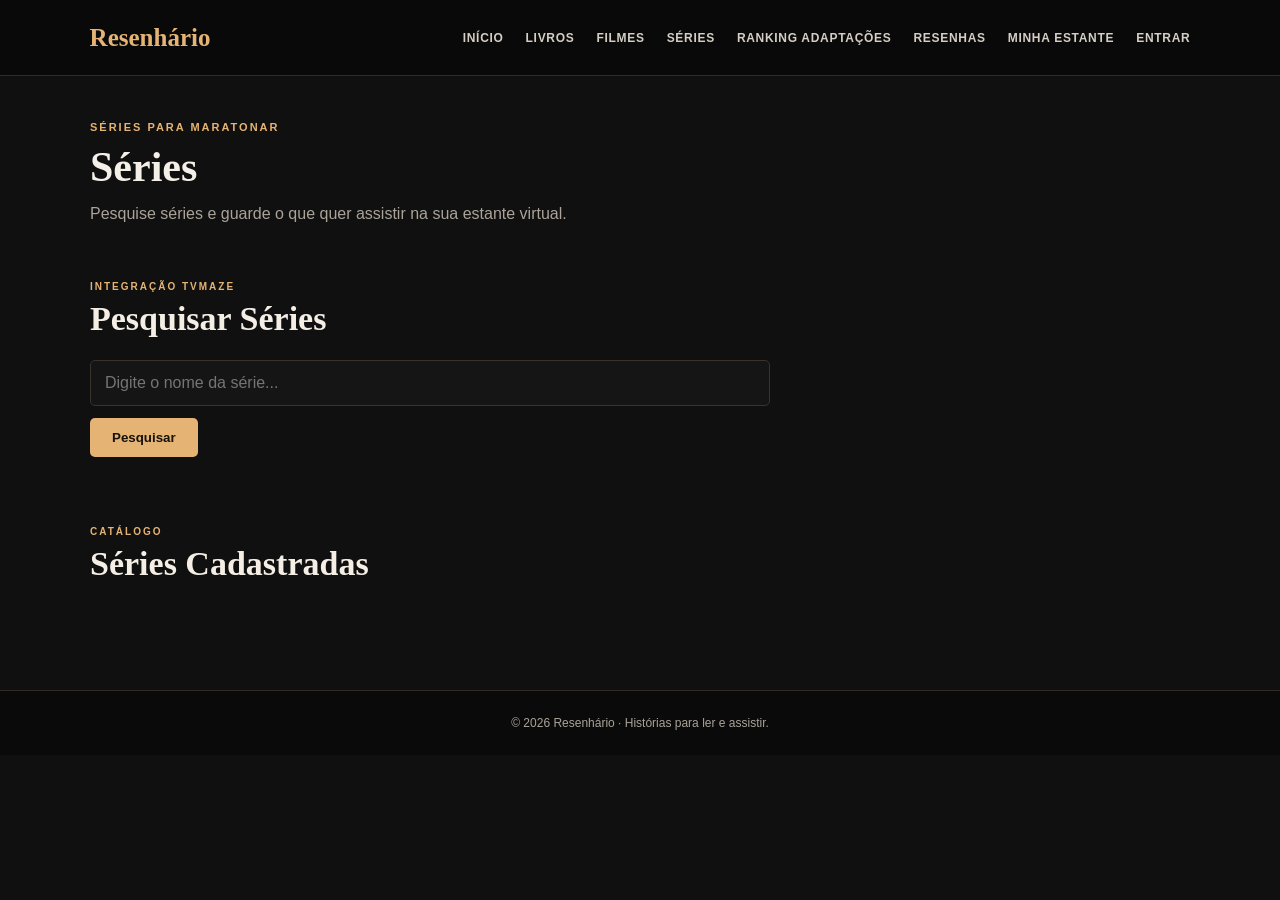
<file: RESENHARIO/frontend/paginas/series.html>
<!DOCTYPE html>
<html lang="pt-BR">
<head>
    <meta charset="UTF-8">
    <meta name="viewport" content="width=device-width, initial-scale=1.0">
    <title>Séries - Resenhário</title>
    <link rel="stylesheet" href="../css/style.css">
</head>
<body>
    <header class="topo">
        <a class="marca" href="../index.html">Resenhário</a>
        <nav>
            <a href="../index.html">Início</a>
            <a href="livros.html">Livros</a>
            <a href="filmes.html">Filmes</a>
            <a href="series.html">Séries</a>
            <a href="ranking.html">Ranking Adaptações</a>
            <a href="reviews.html">Resenhas</a>
            <a href="estante.html">Minha estante</a>
            <a href="login.html">Entrar</a>
        </nav>
    </header>

    <main class="pagina">
        <section class="cabecalho-pagina">
            <p class="sobretitulo">SÉRIES PARA MARATONAR</p>
            <h1>Séries</h1>
            <p>Pesquise séries e guarde o que quer assistir na sua estante virtual.</p>
        </section>

        <section class="secao">
            <div class="titulo-secao">
                <div>
                    <p class="sobretitulo">INTEGRAÇÃO TVMAZE</p>
                    <h2>Pesquisar Séries</h2>
                </div>
            </div>
            <form id="form-busca-series">
                <input id="termo-serie" type="search" placeholder="Digite o nome da série..." required>
                <button type="submit">Pesquisar</button>
            </form>
            <p id="mensagem-busca-series" class="mensagem" aria-live="polite"></p>
            <div id="resultados-series" class="grade-capas"></div>
        </section>

        <section class="secao">
            <div class="titulo-secao">
                <div>
                    <p class="sobretitulo">CATÁLOGO</p>
                    <h2>Séries Cadastradas</h2>
                </div>
            </div>
            <div id="lista-series" class="grade-capas"></div>
            <p id="mensagem-series" class="mensagem" aria-live="polite"></p>
        </section>
    </main>

    <footer>© 2026 Resenhário · Histórias para ler e assistir.</footer>
    <script src="../js/script.js"></script>
</body>
</html>
</file>
<file: RESENHARIO/frontend/css/style.css>
:root {
    --fundo: #0b0b0b;
    --painel: #151515;
    --painel-claro: #202020;
    --texto: #f4f0e8;
    --suave: #aaa39a;
    --dourado: #e5b474;
    --borda: #302b25;
}

* {
    margin: 0;
    padding: 0;
    box-sizing: border-box;
}

body {
    font-family: Arial, sans-serif;
    background: var(--fundo);
    color: var(--texto);
    min-height: 100vh;
}

a {
    color: inherit;
    text-decoration: none;
}

.topo {
    min-height: 76px;
    padding: 18px 7%;
    display: flex;
    align-items: center;
    justify-content: space-between;
    gap: 24px;
    flex-wrap: wrap;
    background: #090909;
    border-bottom: 1px solid var(--borda);
}

.marca {
    font-family: Georgia, serif;
    font-size: 25px;
    font-weight: bold;
    color: var(--dourado);
}

nav {
    display: flex;
    flex-wrap: wrap;
    gap: 22px;
}

nav a {
    color: #d4cec4;
    font-size: 12px;
    font-weight: bold;
    text-transform: uppercase;
    letter-spacing: 0.7px;
}

nav a:hover,
.titulo-secao a:hover {
    color: var(--dourado);
}

.pagina {
    width: min(1100px, 88%);
    margin: 0 auto;
    padding: 45px 0 70px;
}

.destaque {
    min-height: 300px;
    padding: 60px 8%;
    margin-bottom: 48px;
    display: flex;
    flex-direction: column;
    align-items: flex-start;
    justify-content: center;
    gap: 18px;
    border: 1px solid var(--borda);
    border-radius: 12px;
    background:
        radial-gradient(ellipse at 80% 20%, #4b3420 0%, transparent 55%),
        linear-gradient(120deg, #191512, #0e0e0e 75%);
}

.destaque h1 {
    max-width: 650px;
    font-family: Georgia, serif;
    font-size: clamp(32px, 5vw, 52px);
    line-height: 1.1;
}

.destaque > p:not(.sobretitulo) {
    max-width: 540px;
    color: var(--suave);
    line-height: 1.7;
}

.sobretitulo {
    color: var(--dourado);
    font-size: 11px;
    font-weight: bold;
    letter-spacing: 2px;
}

.botao,
button {
    display: inline-block;
    padding: 12px 22px;
    border: 0;
    border-radius: 5px;
    background: var(--dourado);
    color: #17110a;
    font-weight: bold;
    cursor: pointer;
}

button:hover,
.botao:hover {
    background: #f2ca96;
}

.secao {
    margin-top: 42px;
}

.titulo-secao {
    display: flex;
    justify-content: space-between;
    align-items: center;
    gap: 16px;
    margin-bottom: 20px;
}

.titulo-secao h2,
.cabecalho-pagina h1 {
    font-family: Georgia, serif;
}

.titulo-secao a {
    color: var(--dourado);
    font-size: 12px;
}

.cabecalho-pagina {
    margin-bottom: 32px;
}

.cabecalho-pagina h1 {
    margin: 10px 0;
    font-size: clamp(32px, 5vw, 42px);
}

.cabecalho-pagina > p:last-child {
    color: var(--suave);
    line-height: 1.6;
}

.busca {
    margin: 25px 0 45px;
}

#form-busca-livros {
    display: flex;
    gap: 10px;
}

#termo-livro {
    flex: 1;
    min-width: 0;
    padding: 14px;
    border: 1px solid #39332c;
    border-radius: 5px;
    background: var(--painel);
    color: var(--texto);
    font-size: 15px;
}

.grade-capas {
    display: grid;
    grid-template-columns: repeat(auto-fill, minmax(145px, 1fr));
    gap: 22px 16px;
}

.card-capa {
    min-width: 0;
    overflow: hidden;
    border: 1px solid var(--borda);
    border-radius: 8px;
    background: var(--painel);
    transition: transform 0.2s, border-color 0.2s;
}

.card-capa:hover {
    transform: translateY(-4px);
    border-color: #725839;
}

.card-capa img,
.capa-vazia {
    display: block;
    width: 100%;
    height: 215px;
    object-fit: cover;
    background: var(--painel-claro);
}

.capa-vazia {
    display: grid;
    place-items: center;
    padding: 12px;
    color: var(--suave);
    text-align: center;
}

.card-info {
    padding: 12px;
}

.card-info h3 {
    margin-bottom: 8px;
    font-family: Georgia, serif;
    font-size: 15px;
    line-height: 1.4;
}

.card-info p {
    margin-bottom: 8px;
    color: var(--suave);
    font-size: 12px;
    line-height: 1.5;
}

.card-info button {
    width: 100%;
    margin-top: 5px;
    padding: 10px;
    font-size: 12px;
}

.mensagem {
    margin-top: 15px;
    color: var(--suave);
    font-size: 14px;
    line-height: 1.6;
}

footer {
    padding: 25px 7%;
    border-top: 1px solid var(--borda);
    color: var(--suave);
    text-align: center;
    font-size: 12px;
}

@media (max-width: 650px) {
    .topo {
        padding: 18px 6%;
    }

    nav {
        gap: 14px;
    }

    .pagina {
        width: 90%;
        padding-top: 30px;
    }

    .destaque {
        min-height: 250px;
        padding: 35px 7%;
    }

    .grade-capas {
        grid-template-columns: repeat(2, minmax(0, 1fr));
        gap: 14px;
    }

    .card-capa img,
    .capa-vazia {
        height: 210px;
    }

    #form-busca-livros {
        flex-direction: column;
    }
}

/* Formulários e controles */
form {
    display: flex;
    flex-direction: column;
    gap: 12px;
    max-width: 680px;
}
form label {
    color: var(--texto);
    font-size: 14px;
    font-weight: bold;
}
form input, form select, form textarea, .card-info select {
    width: 100%;
    padding: 13px 14px;
    border: 1px solid #39332c;
    border-radius: 5px;
    background: var(--painel);
    color: var(--texto);
    font: inherit;
}
form textarea { resize: vertical; }
form button { align-self: flex-start; }
#form-busca-livros, #form-busca-filmes {
    max-width: none;
    display: flex;
    flex-direction: row;
    gap: 10px;
}
#form-busca-livros input, #form-busca-filmes input { flex: 1; min-width: 0; }
.login { max-width: 620px; }
.login > button { margin: 10px 10px 0 0; }
.lista-reviews { display: grid; gap: 16px; }
.review {
    padding: 18px;
    border: 1px solid var(--borda);
    border-radius: 8px;
    background: var(--painel);
}
.review h3 { margin-bottom: 10px; font-family: Georgia, serif; }
.review p { margin-top: 8px; color: var(--suave); line-height: 1.6; }
.card-info select { margin: 8px 0; }
button:disabled { opacity: .65; cursor: wait; }
[hidden] { display: none !important; }

@media (max-width: 650px) {
    #form-busca-livros, #form-busca-filmes { flex-direction: column; }
    form button { width: 100%; }
}


/* Página inicial editorial inspirada na referência visual */
html { scroll-behavior: smooth; }
body { background: #101010; }
.topo-home { position: absolute; z-index: 5; inset: 0 0 auto; width: 100%; padding: 25px max(5%, calc((100% - 1320px)/2)); background: linear-gradient(180deg, rgba(5,7,7,.85), transparent); border: 0; }
.topo-home .marca { color: #f7f2e9; font-size: 32px; }
.topo-home nav { gap: clamp(12px, 2vw, 30px); }
.topo-home nav a { color: #e5e2dd; }
.home { padding: 0; }
.hero-cinema { min-height: min(760px, 92vh); position: relative; display: flex; align-items: center; justify-content: center; padding: 150px 7% 90px; text-align: center; background: linear-gradient(90deg, rgba(5,8,8,.72), rgba(5,8,8,.45), rgba(5,8,8,.76)), linear-gradient(0deg, #101010 0%, transparent 45%), url('https://images.unsplash.com/photo-1489599849927-2ee91cede3ba?auto=format&fit=crop&w=2200&q=85') center 38%/cover no-repeat; }
.hero-conteudo { max-width: 690px; }
.hero-conteudo .sobretitulo { color: #e6b574; margin-bottom: 24px; }
.hero-conteudo h1 { font: 700 clamp(42px, 5.5vw, 76px)/1.04 Georgia, serif; letter-spacing: -.8px; text-wrap: balance; }
.hero-conteudo > p:not(.sobretitulo) { color: #e1ded9; max-width: 610px; margin: 24px auto 30px; font-size: clamp(16px, 1.5vw, 20px); line-height: 1.65; }
.hero-acoes { display: flex; justify-content: center; gap: 12px; flex-wrap: wrap; }
.hero-acoes .botao { padding: 16px 28px; border-radius: 4px; }
.botao-secundario { background: rgba(20,20,20,.45); color: #fff; border: 1px solid rgba(255,255,255,.55); }
.botao-secundario:hover { background: #292521; }
.hero-etiqueta { position: absolute; bottom: 35px; left: max(5%, calc((100% - 1320px)/2)); color: #d7d0c6; font-size: 11px; letter-spacing: 2.4px; }
.home-conteudo { width: min(1320px, 90%); margin: 0 auto; padding: 8px 0 80px; }
.secao { margin-top: 54px; }
.titulo-secao { align-items: end; margin-bottom: 22px; }
.titulo-secao .sobretitulo { margin-bottom: 8px; font-size: 10px; }
.titulo-secao h2 { font-size: clamp(25px, 3vw, 34px); color: #f4eee5; }
.titulo-secao > a { padding-bottom: 5px; white-space: nowrap; }
.faixa-capas { display: grid; grid-auto-flow: column; grid-auto-columns: minmax(145px, 1fr); grid-template-columns: none; overflow-x: auto; gap: 18px; padding: 2px 2px 14px; scrollbar-color: #71583c #171717; scrollbar-width: thin; }
.faixa-capas .card-capa { border: 0; border-radius: 5px; background: transparent; }
.faixa-capas .card-capa img, .faixa-capas .capa-vazia { height: 275px; border-radius: 5px; }
.faixa-capas .card-info { padding: 12px 3px; }
.faixa-capas .card-info h3 { font-size: 15px; color: #f3eee7; }
.faixa-capas .card-info p { font-size: 12px; }
.faixa-capas .card-capa:hover { transform: translateY(-5px); }
.convite-comunidade { margin-top: 72px; padding: clamp(28px, 5vw, 58px); display: flex; align-items: center; justify-content: space-between; gap: 28px; border: 1px solid #302920; background: radial-gradient(ellipse at 100% 0%, #3b2b1c 0%, transparent 55%), #191817; }
.convite-comunidade h2 { max-width: 650px; margin: 12px 0; font: 700 clamp(28px, 3.5vw, 44px)/1.1 Georgia, serif; }
.convite-comunidade p:not(.sobretitulo) { max-width: 600px; color: #b8b1a8; line-height: 1.7; }
.convite-comunidade .botao { flex-shrink: 0; }
.atalhos-home { display: grid; grid-template-columns: repeat(3, minmax(0,1fr)); gap: 16px; }
.atalhos-home a { display: block; padding: 25px; border: 1px solid #2c2925; background: #1b1b1b; transition: border-color .2s, transform .2s; }
.atalhos-home a:hover { border-color: #8a6945; transform: translateY(-3px); }
.atalhos-home span { color: #d7a96d; font-size: 12px; letter-spacing: 2px; }
.atalhos-home h3 { margin: 25px 0 10px; font: 700 24px Georgia, serif; }
.atalhos-home p { min-height: 48px; color: #aaa39a; line-height: 1.5; }
.atalhos-home b { display: inline-block; margin-top: 20px; color: #e5b474; font-size: 12px; }
footer { background: #0a0a0a; }
@media (max-width: 760px) {
 .topo-home { position: absolute; align-items: flex-start; padding: 20px 5%; }
 .topo-home .marca { font-size: 27px; }
 .topo-home nav { justify-content: flex-end; gap: 12px; }
 .topo-home nav a { font-size: 10px; }
 .hero-cinema { min-height: 680px; padding-top: 180px; }
 .hero-etiqueta { left: 5%; }
 .home-conteudo { width: 90%; }
 .faixa-capas { grid-auto-columns: 155px; }
 .faixa-capas .card-capa img, .faixa-capas .capa-vazia { height: 230px; }
 .convite-comunidade { align-items: flex-start; flex-direction: column; }
 .atalhos-home { grid-template-columns: 1fr; }
 .atalhos-home p { min-height: 0; }
}

/* Componentes do Escopo: Avaliações em Estrelas, Ranking de Adaptações e Feed */

.estrelas-container {
    display: flex;
    align-items: center;
    gap: 8px;
    margin: 8px 0;
}

.estrelas {
    color: #f1c40f;
    font-size: 18px;
    letter-spacing: 2px;
}

.estrelas-seletor {
    display: flex;
    flex-direction: row-reverse;
    justify-content: flex-end;
    gap: 6px;
    font-size: 28px;
    cursor: pointer;
    margin: 6px 0 14px;
}

.estrelas-seletor input {
    display: none;
}

.estrelas-seletor label {
    color: #444;
    cursor: pointer;
    transition: color 0.15s;
}

.estrelas-seletor input:checked ~ label,
.estrelas-seletor label:hover,
.estrelas-seletor label:hover ~ label {
    color: #f1c40f;
}

.badge-fidelidade {
    display: inline-flex;
    align-items: center;
    gap: 6px;
    padding: 6px 12px;
    border-radius: 20px;
    font-size: 13px;
    font-weight: bold;
    background: rgba(229, 180, 116, 0.15);
    border: 1px solid var(--dourado);
    color: var(--dourado);
}

.grade-ranking {
    display: flex;
    flex-direction: column;
    gap: 24px;
    margin-top: 30px;
}

.card-adaptacao-ranking {
    display: flex;
    background: var(--painel);
    border: 1px solid var(--borda);
    border-radius: 10px;
    overflow: hidden;
    position: relative;
    box-shadow: 0 4px 20px rgba(0,0,0,0.3);
    transition: transform 0.2s, border-color 0.2s;
}

.card-adaptacao-ranking:hover {
    transform: translateY(-3px);
    border-color: var(--dourado);
}

.ranking-posicao {
    position: absolute;
    top: 14px;
    left: 14px;
    width: 38px;
    height: 38px;
    background: var(--dourado);
    color: #111;
    font-weight: 900;
    font-size: 18px;
    border-radius: 50%;
    display: flex;
    align-items: center;
    justify-content: center;
    z-index: 2;
    box-shadow: 0 2px 8px rgba(0,0,0,0.5);
}

.adaptacao-comparativo {
    display: flex;
    flex: 1;
    flex-wrap: wrap;
}

.lado-livro, .lado-filme {
    flex: 1;
    min-width: 260px;
    display: flex;
    gap: 16px;
    padding: 20px;
}

.lado-livro {
    background: rgba(255, 255, 255, 0.02);
    border-right: 1px solid var(--borda);
}

.lado-filme {
    background: rgba(0, 0, 0, 0.2);
}

.lado-livro img, .lado-filme img, .lado-livro .capa-vazia, .lado-filme .capa-vazia {
    width: 100px;
    height: 145px;
    object-fit: cover;
    border-radius: 6px;
    flex-shrink: 0;
}

.lado-info {
    display: flex;
    flex-direction: column;
    justify-content: center;
}

.lado-tipo {
    font-size: 11px;
    text-transform: uppercase;
    letter-spacing: 1.5px;
    color: var(--dourado);
    font-weight: bold;
    margin-bottom: 4px;
}

.lado-info h3 {
    font-family: Georgia, serif;
    font-size: 17px;
    color: var(--texto);
    margin-bottom: 4px;
}

.lado-info p {
    font-size: 13px;
    color: var(--suave);
    line-height: 1.4;
}

.adaptacao-metricas {
    display: flex;
    flex-direction: column;
    justify-content: center;
    align-items: center;
    padding: 20px 30px;
    min-width: 180px;
    background: rgba(0,0,0,0.4);
    border-left: 1px solid var(--borda);
    text-align: center;
}

.metrica-nota {
    font-size: 32px;
    font-weight: bold;
    color: var(--dourado);
    font-family: Georgia, serif;
}

.metrica-rotulo {
    font-size: 12px;
    color: var(--suave);
    text-transform: uppercase;
    letter-spacing: 1px;
    margin-top: 4px;
}

.feed-estatisticas {
    display: grid;
    grid-template-columns: repeat(auto-fit, minmax(200px, 1fr));
    gap: 18px;
    margin-bottom: 35px;
}

.estatistica-item {
    padding: 22px;
    background: var(--painel);
    border: 1px solid var(--borda);
    border-radius: 8px;
    text-align: center;
}

.estatistica-numero {
    font-family: Georgia, serif;
    font-size: 38px;
    font-weight: bold;
    color: var(--dourado);
}

.estatistica-rotulo {
    font-size: 13px;
    color: var(--suave);
    text-transform: uppercase;
    letter-spacing: 1.2px;
    margin-top: 6px;
}

.review-card-dupla {
    padding: 22px;
    border: 1px solid var(--borda);
    border-radius: 8px;
    background: var(--painel);
    margin-bottom: 16px;
}

.review-cabecalho {
    display: flex;
    justify-content: space-between;
    align-items: flex-start;
    gap: 12px;
    flex-wrap: wrap;
    margin-bottom: 12px;
}

.review-usuario {
    font-weight: bold;
    color: var(--texto);
    font-size: 15px;
}

.review-notas-badges {
    display: flex;
    gap: 10px;
    flex-wrap: wrap;
}

.badge-nota {
    font-size: 12px;
    padding: 4px 10px;
    border-radius: 4px;
    background: #242424;
    color: #e5e5e5;
    border: 1px solid #3d3d3d;
}

.badge-nota.destaque-fidelidade {
    background: rgba(229, 180, 116, 0.15);
    border-color: var(--dourado);
    color: var(--dourado);
    font-weight: bold;
}

.review-card-dupla p {
    color: #d8d4cd;
    line-height: 1.6;
    margin: 12px 0;
    font-size: 14px;
}

.review-rodape {
    font-size: 12px;
    color: var(--suave);
    display: flex;
    justify-content: space-between;
}

.seletor-status-filtro {
    display: flex;
    gap: 10px;
    flex-wrap: wrap;
    margin-bottom: 24px;
}

.filtro-btn {
    padding: 8px 16px;
    background: var(--painel);
    border: 1px solid var(--borda);
    border-radius: 20px;
    color: var(--suave);
    font-size: 13px;
    cursor: pointer;
}

.filtro-btn.ativo, .filtro-btn:hover {
    background: var(--dourado);
    color: #111;
    border-color: var(--dourado);
    font-weight: bold;
}

.form-dupla-avaliacao {
    background: var(--painel);
    padding: 24px;
    border: 1px solid var(--borda);
    border-radius: 8px;
    margin-bottom: 35px;
}

.painel-fidelidade-opcional {
    margin-top: 16px;
    padding: 16px;
    background: rgba(0,0,0,0.3);
    border: 1px dashed var(--borda);
    border-radius: 6px;
}

@media (max-width: 800px) {
    .card-adaptacao-ranking {
        flex-direction: column;
    }
    .lado-livro {
        border-right: 0;
        border-bottom: 1px solid var(--borda);
    }
    .adaptacao-metricas {
        border-left: 0;
        border-top: 1px solid var(--borda);
        padding: 16px;
    }
}
</file>
